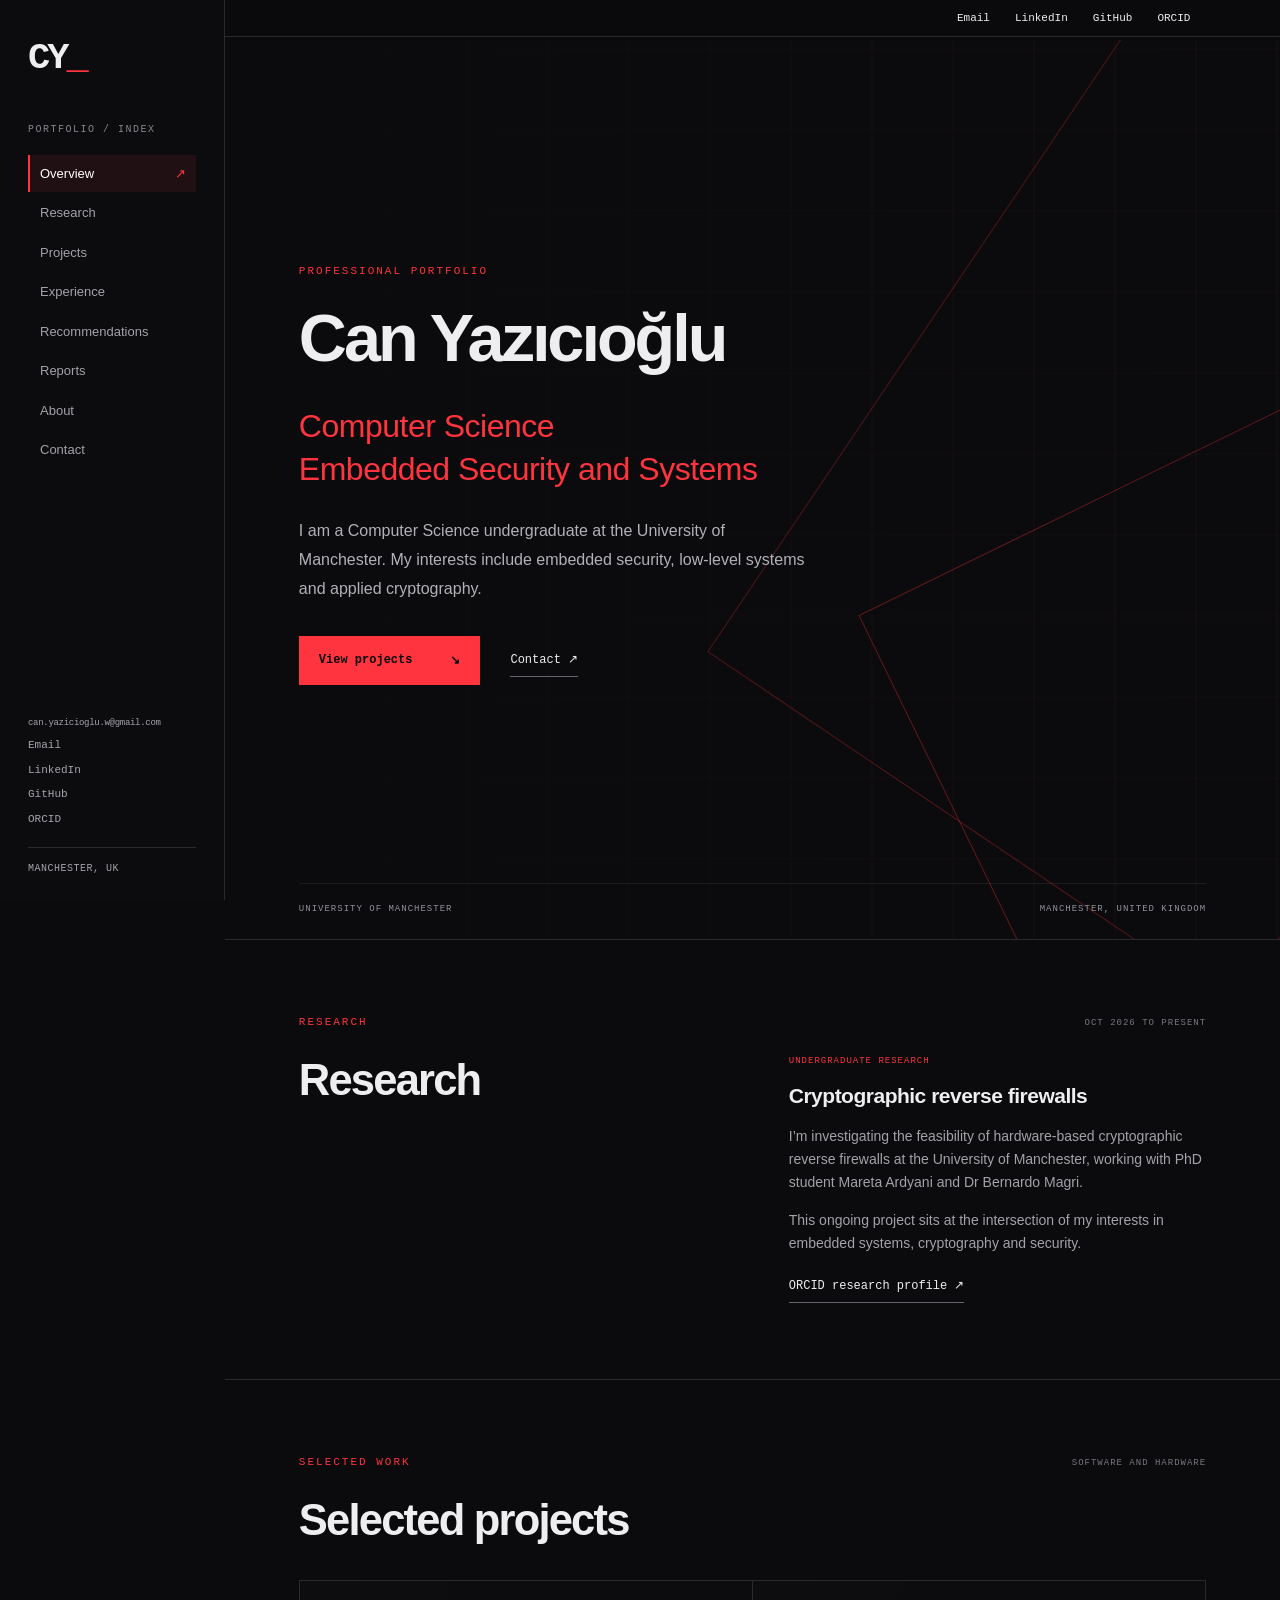
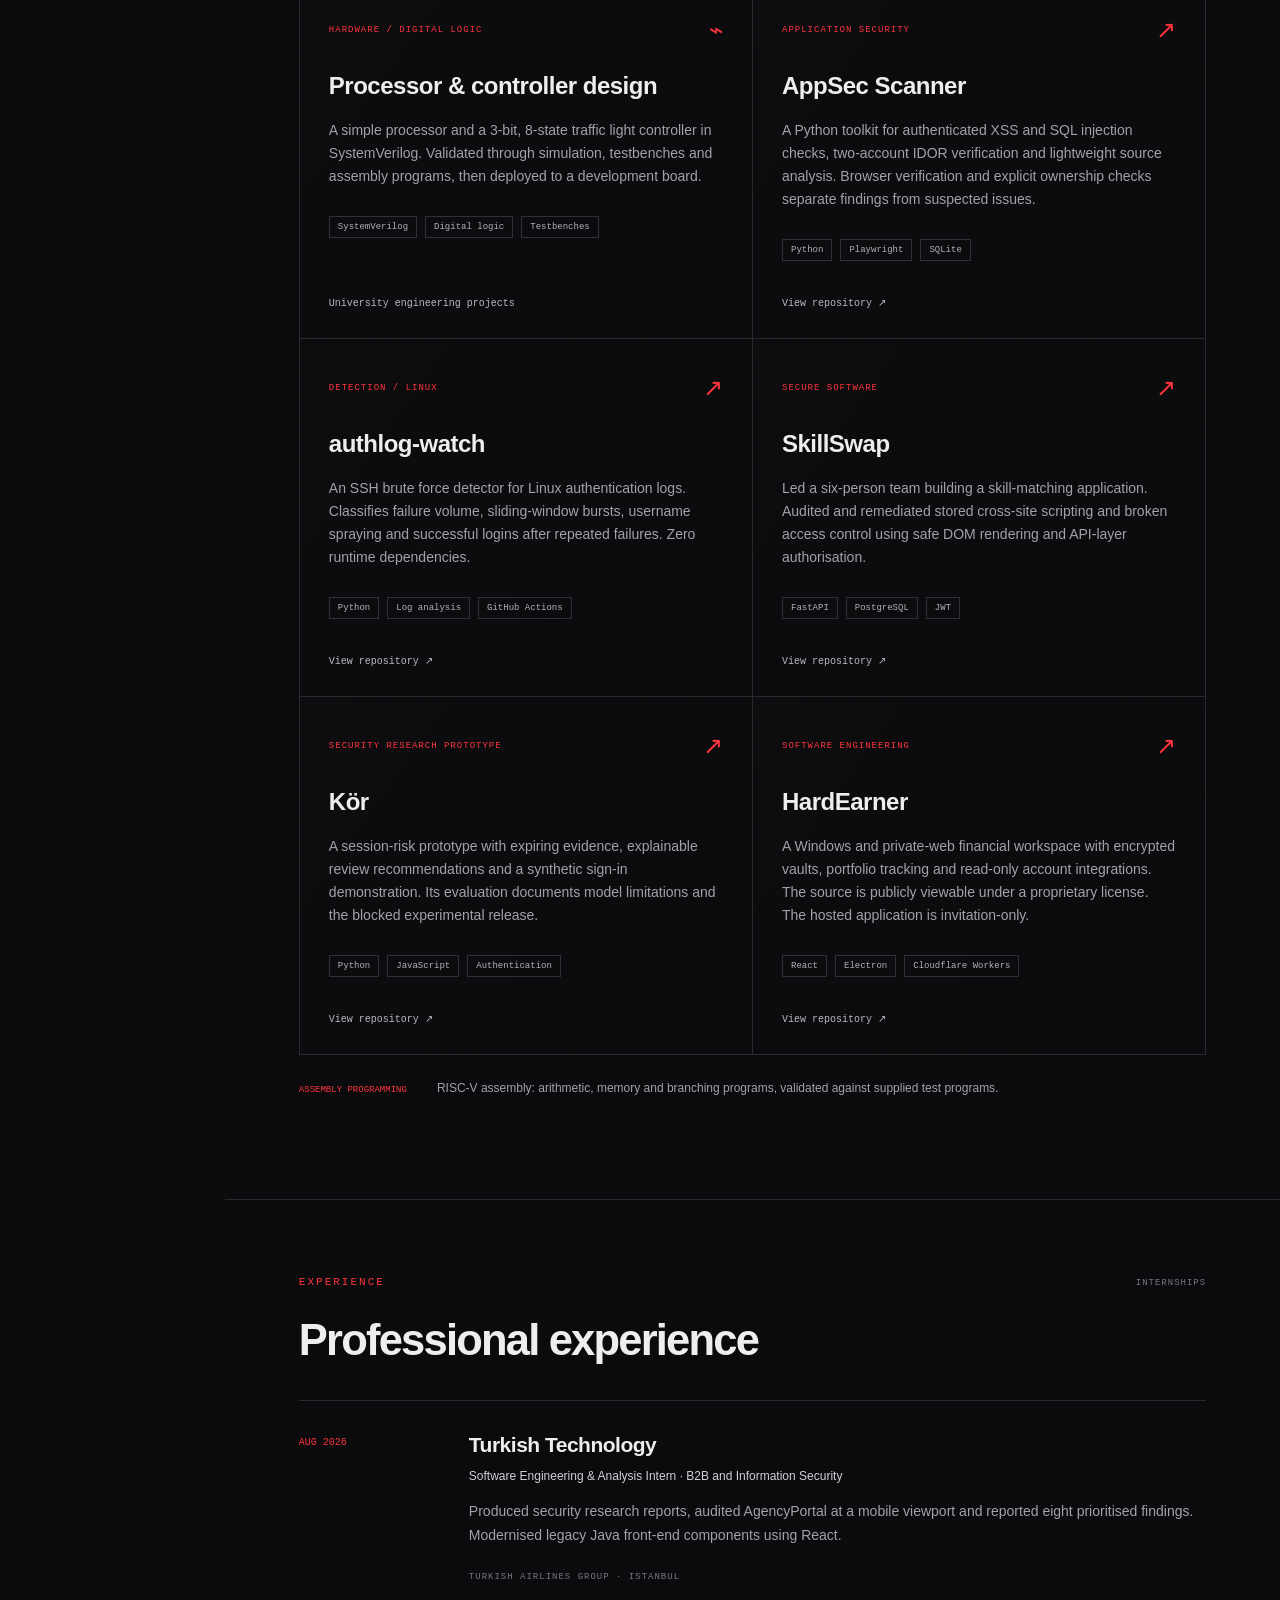
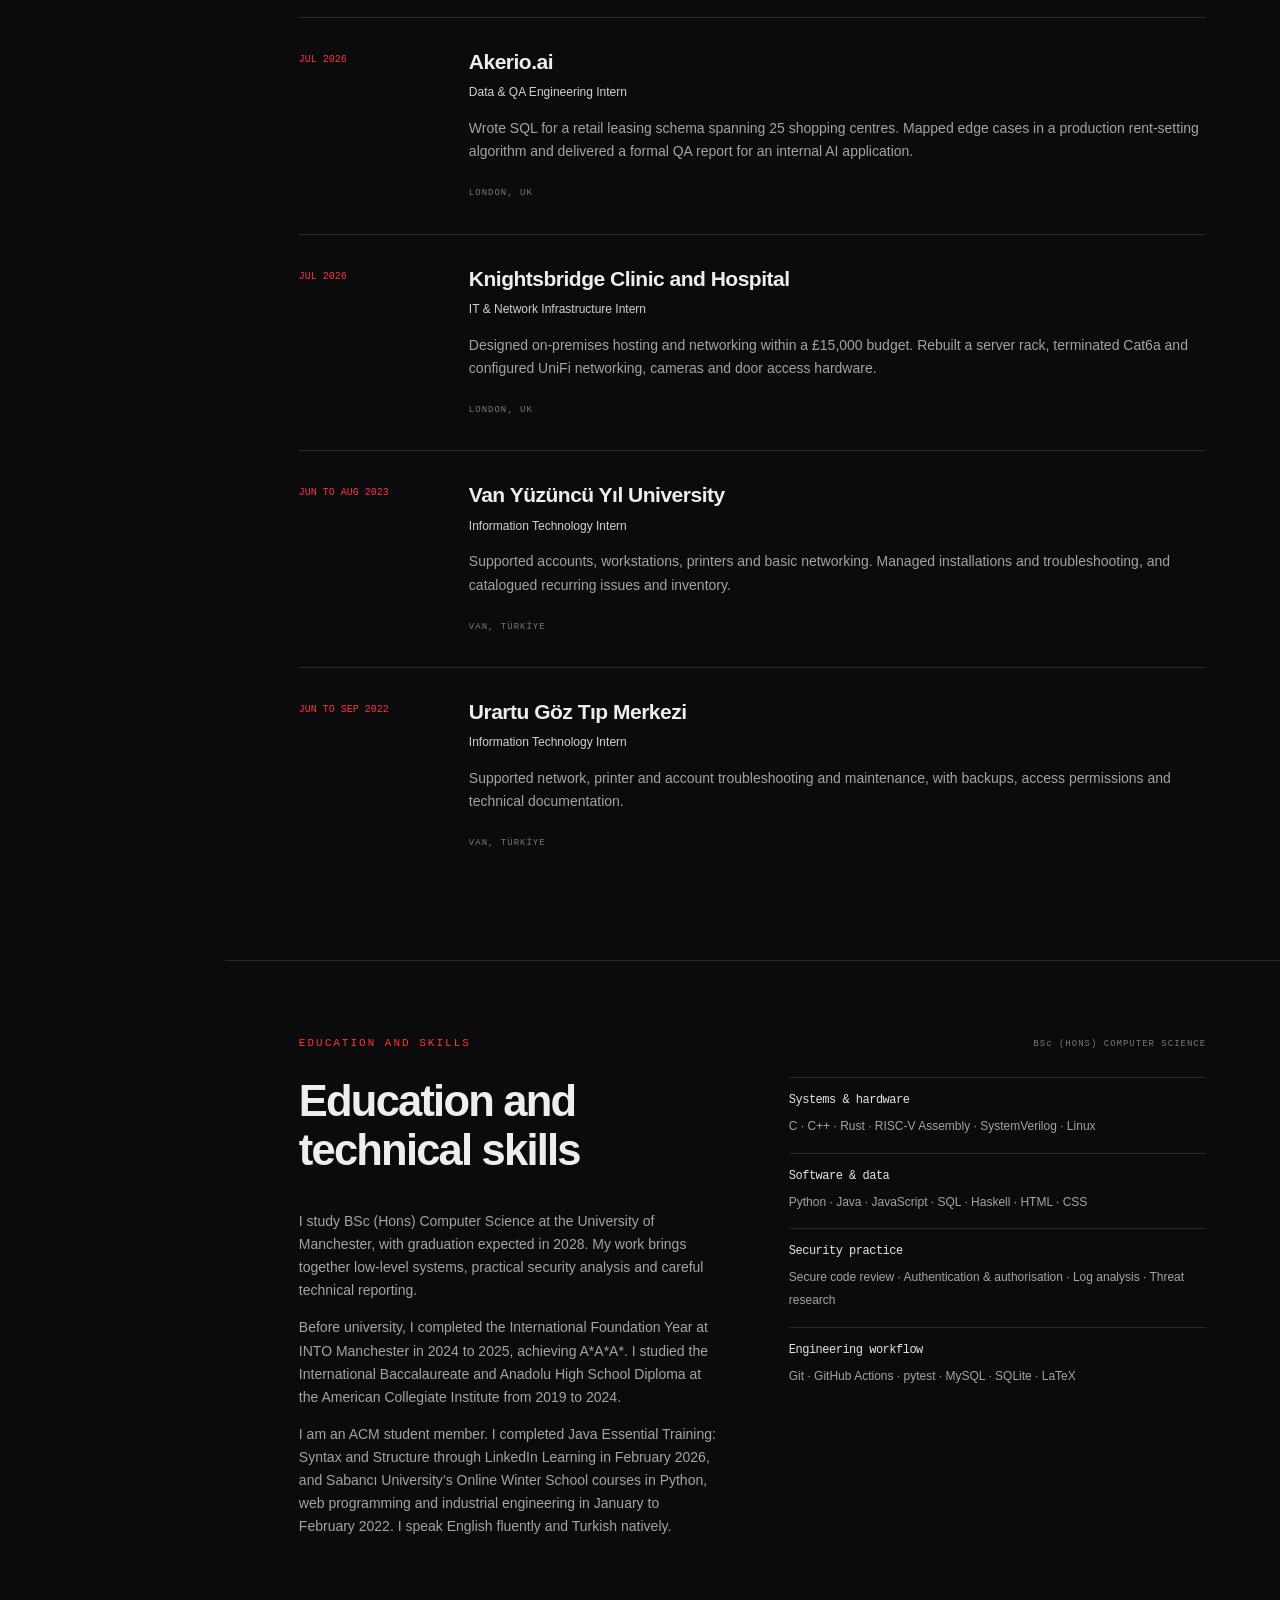
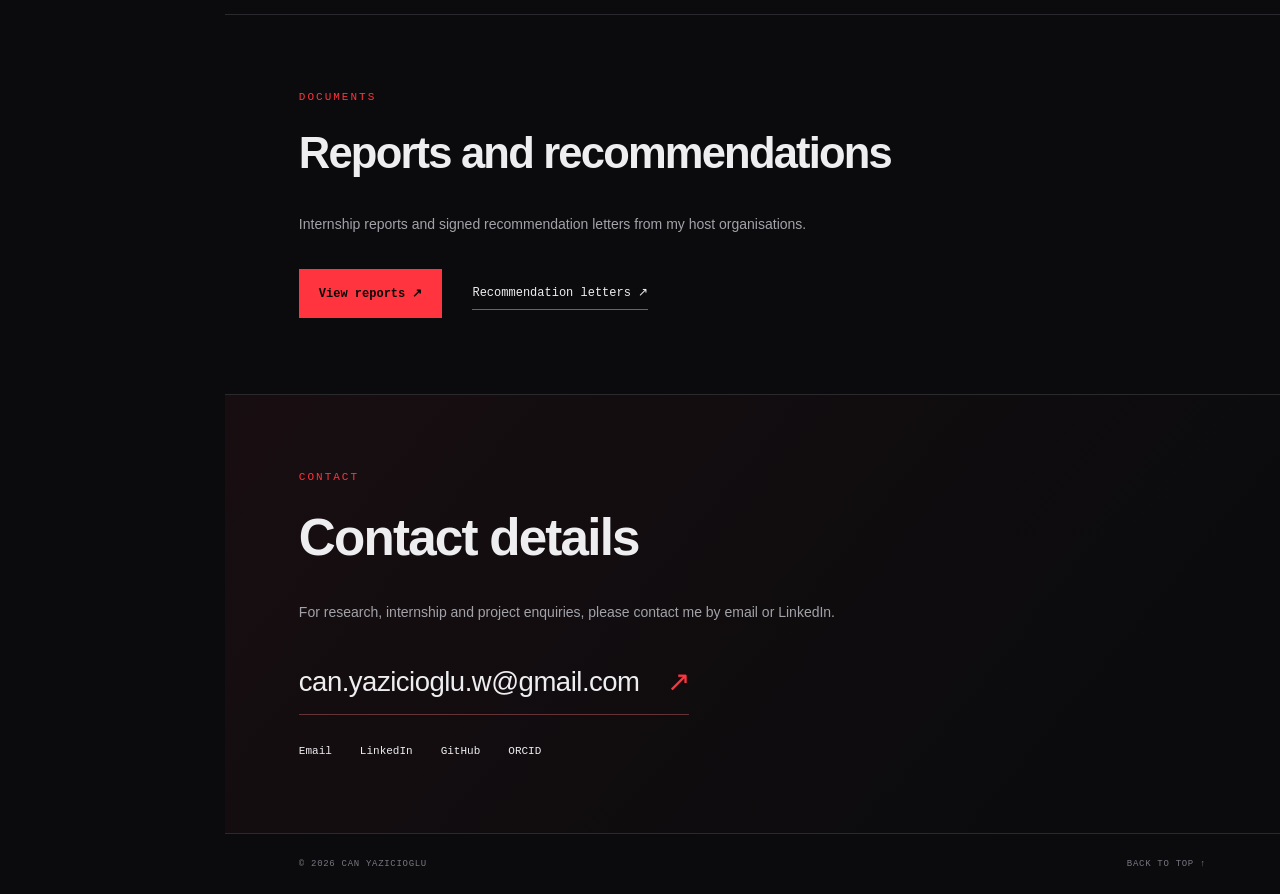
<file: site/index.html>
<!doctype html>
<html lang="en"><head><meta charset="utf-8"><meta name="viewport" content="width=device-width,initial-scale=1"><title>Can Yazıcıoğlu | Embedded Security and Systems</title><meta name="description" content="Can Yazıcıoğlu — Computer Science at the University of Manchester. Exploring embedded security, cryptographic reverse firewalls and secure systems."><meta name="theme-color" content="#0b0b0d"><link rel="canonical" href="https://canyazicioglu.com/"><link rel="stylesheet" href="style.css"><script src="script.js" defer></script></head>
<body><a class="skip" href="#main">Skip to content</a><aside class="sidebar"><a class="brand" href="#home" aria-label="Can Yazıcıoğlu home">CY<span>_</span></a><div class="nav-label">PORTFOLIO / INDEX</div><nav aria-label="Main navigation"><a href="#home" class="active">Overview <span>↗</span></a><a href="#research">Research <span>↗</span></a><a href="#projects">Projects <span>↗</span></a><a href="#experience">Experience <span>↗</span></a><a href="/recommendations.html">Recommendations <span>↗</span></a><a href="/reports.html">Reports <span>↗</span></a><a href="#about">About <span>↗</span></a><a href="#contact">Contact <span>↗</span></a></nav><div class="sidebar-bottom"><a class="sidebar-email" href="mailto:can.yazicioglu.w@gmail.com">can.yazicioglu.w@gmail.com</a><a href="mailto:can.yazicioglu.w@gmail.com" title="can.yazicioglu.w@gmail.com">Email</a><a href="https://www.linkedin.com/in/canyaziciogluln/">LinkedIn</a><a href="https://github.com/can-yazicioglu">GitHub</a><a href="https://orcid.org/0009-0002-5685-7479">ORCID</a><div class="location">MANCHESTER, UK</div></div></aside><div class="contact-bar" aria-label="Contact and profiles"><a href="mailto:can.yazicioglu.w@gmail.com" title="can.yazicioglu.w@gmail.com">Email</a><a href="https://www.linkedin.com/in/canyaziciogluln/">LinkedIn</a><a href="https://github.com/can-yazicioglu">GitHub</a><a href="https://orcid.org/0009-0002-5685-7479">ORCID</a></div>
<main id="main"><section class="hero" id="home"><div class="traces" aria-hidden="true"></div><header><span>CAN YAZICIOGLU</span><span class="header-right">UNIVERSITY OF MANCHESTER</span></header><div class="hero-content"><p class="eyebrow">PROFESSIONAL PORTFOLIO</p><h1>Can Yazıcıoğlu</h1><p class="professional-title">Computer Science<br>Embedded Security and Systems</p><p class="intro">I am a Computer Science undergraduate at the University of Manchester. My interests include embedded security, low-level systems and applied cryptography.</p><div class="actions"><a class="button" href="#projects">View projects <span>↘</span></a><a class="text-link" href="#contact">Contact ↗</a></div></div><div class="hero-foot"><span>UNIVERSITY OF MANCHESTER</span><span>MANCHESTER, UNITED KINGDOM</span></div></section>
<section id="research"><div class="section-heading"><p class="eyebrow">RESEARCH</p><span>OCT 2026 TO PRESENT</span></div><div class="research-layout"><h2>Research</h2><div><p class="tag">UNDERGRADUATE RESEARCH</p><h3>Cryptographic reverse firewalls</h3><p>I’m investigating the feasibility of hardware-based cryptographic reverse firewalls at the University of Manchester, working with PhD student Mareta Ardyani and Dr Bernardo Magri.</p><p>This ongoing project sits at the intersection of my interests in embedded systems, cryptography and security.</p><a class="text-link" href="https://orcid.org/0009-0002-5685-7479">ORCID research profile ↗</a></div></div></section>
<section id="projects"><div class="section-heading"><p class="eyebrow">SELECTED WORK</p><span>SOFTWARE AND HARDWARE</span></div><h2>Selected projects</h2><div class="projects"><article><div class="project-top"><span class="tag">HARDWARE / DIGITAL LOGIC</span><span class="symbol">⌁</span></div><h3>Processor & controller design</h3><p>A simple processor and a 3-bit, 8-state traffic light controller in SystemVerilog. Validated through simulation, testbenches and assembly programs, then deployed to a development board.</p><div class="chips"><span>SystemVerilog</span><span>Digital logic</span><span>Testbenches</span></div><p class="project-note">University engineering projects</p></article><article><div class="project-top"><span class="tag">APPLICATION SECURITY</span><span class="symbol">↗</span></div><h3><a href="https://github.com/can-yazicioglu/appsec-scanner">AppSec Scanner</a></h3><p>A Python toolkit for authenticated XSS and SQL injection checks, two-account IDOR verification and lightweight source analysis. Browser verification and explicit ownership checks separate findings from suspected issues.</p><div class="chips"><span>Python</span><span>Playwright</span><span>SQLite</span></div><a class="project-note" href="https://github.com/can-yazicioglu/appsec-scanner">View repository ↗</a></article><article><div class="project-top"><span class="tag">DETECTION / LINUX</span><span class="symbol">↗</span></div><h3><a href="https://github.com/can-yazicioglu/authlog-watch">authlog-watch</a></h3><p>An SSH brute force detector for Linux authentication logs. Classifies failure volume, sliding-window bursts, username spraying and successful logins after repeated failures. Zero runtime dependencies.</p><div class="chips"><span>Python</span><span>Log analysis</span><span>GitHub Actions</span></div><a class="project-note" href="https://github.com/can-yazicioglu/authlog-watch">View repository ↗</a></article><article><div class="project-top"><span class="tag">SECURE SOFTWARE</span><span class="symbol">↗</span></div><h3><a href="https://github.com/can-yazicioglu/SkillSwap">SkillSwap</a></h3><p>Led a six-person team building a skill-matching application. Audited and remediated stored cross-site scripting and broken access control using safe DOM rendering and API-layer authorisation.</p><div class="chips"><span>FastAPI</span><span>PostgreSQL</span><span>JWT</span></div><a class="project-note" href="https://github.com/can-yazicioglu/SkillSwap">View repository ↗</a></article><article><div class="project-top"><span class="tag">SECURITY RESEARCH PROTOTYPE</span><span class="symbol">↗</span></div><h3><a href="https://github.com/can-yazicioglu/Kor">Kör</a></h3><p>A session-risk prototype with expiring evidence, explainable review recommendations and a synthetic sign-in demonstration. Its evaluation documents model limitations and the blocked experimental release.</p><div class="chips"><span>Python</span><span>JavaScript</span><span>Authentication</span></div><a class="project-note" href="https://github.com/can-yazicioglu/Kor">View repository ↗</a></article><article><div class="project-top"><span class="tag">SOFTWARE ENGINEERING</span><span class="symbol">↗</span></div><h3><a href="https://github.com/can-yazicioglu/HardEarner">HardEarner</a></h3><p>A Windows and private-web financial workspace with encrypted vaults, portfolio tracking and read-only account integrations. The source is publicly viewable under a proprietary license. The hosted application is invitation-only.</p><div class="chips"><span>React</span><span>Electron</span><span>Cloudflare Workers</span></div><a class="project-note" href="https://github.com/can-yazicioglu/HardEarner">View repository ↗</a></article></div><div class="lab-note"><span>ASSEMBLY PROGRAMMING</span><p>RISC-V assembly: arithmetic, memory and branching programs, validated against supplied test programs.</p></div></section>
<section id="experience"><div class="section-heading"><p class="eyebrow">EXPERIENCE</p><span>INTERNSHIPS</span></div><h2>Professional experience</h2><div class="timeline"><article><time>AUG 2026</time><div><h3>Turkish Technology</h3><p class="role">Software Engineering & Analysis Intern · B2B and Information Security</p><p>Produced security research reports, audited AgencyPortal at a mobile viewport and reported eight prioritised findings. Modernised legacy Java front-end components using React.</p><span class="small">TURKISH AIRLINES GROUP · ISTANBUL</span></div></article><article><time>JUL 2026</time><div><h3>Akerio.ai</h3><p class="role">Data & QA Engineering Intern</p><p>Wrote SQL for a retail leasing schema spanning 25 shopping centres. Mapped edge cases in a production rent-setting algorithm and delivered a formal QA report for an internal AI application.</p><span class="small">LONDON, UK</span></div></article><article><time>JUL 2026</time><div><h3>Knightsbridge Clinic and Hospital</h3><p class="role">IT & Network Infrastructure Intern</p><p>Designed on-premises hosting and networking within a £15,000 budget. Rebuilt a server rack, terminated Cat6a and configured UniFi networking, cameras and door access hardware.</p><span class="small">LONDON, UK</span></div></article><article><time>JUN TO AUG 2023</time><div><h3>Van Yüzüncü Yıl University</h3><p class="role">Information Technology Intern</p><p>Supported accounts, workstations, printers and basic networking. Managed installations and troubleshooting, and catalogued recurring issues and inventory.</p><span class="small">VAN, TÜRKİYE</span></div></article><article><time>JUN TO SEP 2022</time><div><h3>Urartu Göz Tıp Merkezi</h3><p class="role">Information Technology Intern</p><p>Supported network, printer and account troubleshooting and maintenance, with backups, access permissions and technical documentation.</p><span class="small">VAN, TÜRKİYE</span></div></article></div></section>
<section id="about"><div class="section-heading"><p class="eyebrow">EDUCATION AND SKILLS</p><span>BSc (HONS) COMPUTER SCIENCE</span></div><div class="research-layout"><div><h2>Education and<br>technical skills</h2><p>I study BSc (Hons) Computer Science at the University of Manchester, with graduation expected in 2028. My work brings together low-level systems, practical security analysis and careful technical reporting.</p><p>Before university, I completed the International Foundation Year at INTO Manchester in 2024 to 2025, achieving A*A*A*. I studied the International Baccalaureate and Anadolu High School Diploma at the American Collegiate Institute from 2019 to 2024.</p><p>I am an ACM student member. I completed Java Essential Training: Syntax and Structure through LinkedIn Learning in February 2026, and Sabancı University’s Online Winter School courses in Python, web programming and industrial engineering in January to February 2022. I speak English fluently and Turkish natively.</p></div><div class="toolkit"><div><h3>Systems & hardware</h3><p>C · C++ · Rust · RISC-V Assembly · SystemVerilog · Linux</p></div><div><h3>Software & data</h3><p>Python · Java · JavaScript · SQL · Haskell · HTML · CSS</p></div><div><h3>Security practice</h3><p>Secure code review · Authentication & authorisation · Log analysis · Threat research</p></div><div><h3>Engineering workflow</h3><p>Git · GitHub Actions · pytest · MySQL · SQLite · LaTeX</p></div></div></div></section>
<section id="documents"><p class="eyebrow">DOCUMENTS</p><h2>Reports and recommendations</h2><p>Internship reports and signed recommendation letters from my host organisations.</p><div class="actions"><a class="button" href="/reports.html">View reports ↗</a><a class="text-link" href="/recommendations.html">Recommendation letters ↗</a></div></section><section id="contact"><p class="eyebrow">CONTACT</p><h2>Contact details</h2><p>For research, internship and project enquiries, please contact me by email or LinkedIn.</p><a class="email" href="mailto:can.yazicioglu.w@gmail.com">can.yazicioglu.w@gmail.com <span>↗</span></a><div class="contact-links"><a href="mailto:can.yazicioglu.w@gmail.com" title="can.yazicioglu.w@gmail.com">Email</a><a href="https://www.linkedin.com/in/canyaziciogluln/">LinkedIn</a><a href="https://github.com/can-yazicioglu">GitHub</a><a href="https://orcid.org/0009-0002-5685-7479">ORCID</a></div></section><footer><span>© <span id="year">2026</span> CAN YAZICIOGLU</span><a href="#home">BACK TO TOP ↑</a></footer></main></body></html>
</file>
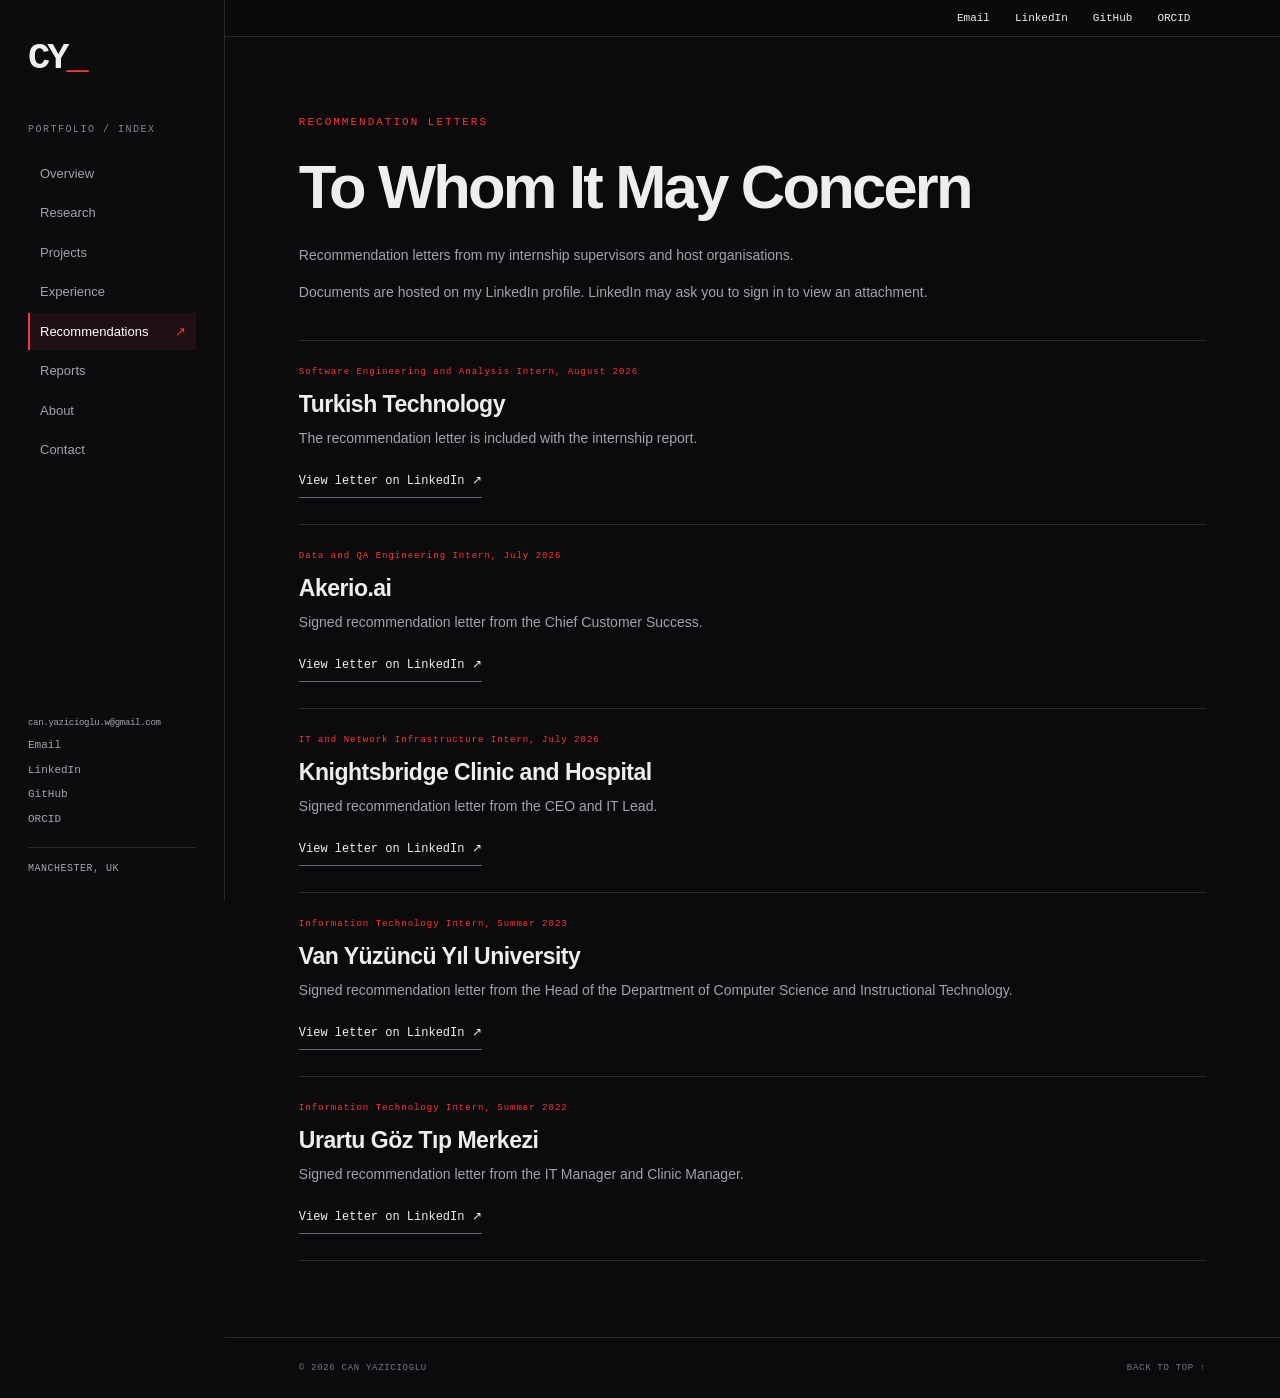
<file: site/recommendations.html>
<!doctype html>
<html lang="en"><head><meta charset="utf-8"><meta name="viewport" content="width=device-width,initial-scale=1"><title>To Whom It May Concern | Can Yazıcıoğlu</title><meta name="description" content="Can Yazıcıoğlu — Computer Science at the University of Manchester. Exploring embedded security, cryptographic reverse firewalls and secure systems."><meta name="theme-color" content="#0b0b0d"><link rel="canonical" href="https://canyazicioglu.com/recommendations.html"><link rel="stylesheet" href="style.css"><script src="script.js" defer></script></head>
<body><a class="skip" href="#main">Skip to content</a><aside class="sidebar"><a class="brand" href="/#home" aria-label="Can Yazıcıoğlu home">CY<span>_</span></a><div class="nav-label">PORTFOLIO / INDEX</div><nav aria-label="Main navigation"><a href="/#home" >Overview <span>↗</span></a><a href="/#research">Research <span>↗</span></a><a href="/#projects">Projects <span>↗</span></a><a href="/#experience">Experience <span>↗</span></a><a class="active" aria-current="page" href="/recommendations.html">Recommendations <span>↗</span></a><a href="/reports.html">Reports <span>↗</span></a><a href="/#about">About <span>↗</span></a><a href="/#contact">Contact <span>↗</span></a></nav><div class="sidebar-bottom"><a class="sidebar-email" href="mailto:can.yazicioglu.w@gmail.com">can.yazicioglu.w@gmail.com</a><a href="mailto:can.yazicioglu.w@gmail.com" title="can.yazicioglu.w@gmail.com">Email</a><a href="https://www.linkedin.com/in/canyaziciogluln/">LinkedIn</a><a href="https://github.com/can-yazicioglu">GitHub</a><a href="https://orcid.org/0009-0002-5685-7479">ORCID</a><div class="location">MANCHESTER, UK</div></div></aside><div class="contact-bar" aria-label="Contact and profiles"><a href="mailto:can.yazicioglu.w@gmail.com" title="can.yazicioglu.w@gmail.com">Email</a><a href="https://www.linkedin.com/in/canyaziciogluln/">LinkedIn</a><a href="https://github.com/can-yazicioglu">GitHub</a><a href="https://orcid.org/0009-0002-5685-7479">ORCID</a></div>
<main id="main"><section class="page-section"><p class="eyebrow">RECOMMENDATION LETTERS</p><h1 class="page-title">To Whom It May Concern</h1><p class="document-intro">Recommendation letters from my internship supervisors and host organisations.</p><p class="document-intro">Documents are hosted on my LinkedIn profile. LinkedIn may ask you to sign in to view an attachment.</p><div class="document-list"><article class="document-row"><p class="tag">Software Engineering and Analysis Intern, August 2026</p><h2>Turkish Technology</h2><p>The recommendation letter is included with the internship report.</p><div class="document-links"><a class="text-link" href="https://www.linkedin.com/in/canyaziciogluln/overlay/Position/2997681952/treasury/?profileId=ACoAAGMi2FgBCQCfMIuw6xW0nV3mj4qx1L047aI">View letter on LinkedIn ↗</a></div></article><article class="document-row"><p class="tag">Data and QA Engineering Intern, July 2026</p><h2>Akerio.ai</h2><p>Signed recommendation letter from the Chief Customer Success.</p><div class="document-links"><a class="text-link" href="https://www.linkedin.com/in/canyaziciogluln/overlay/1787744759761/single-media-viewer/?profileId=ACoAAGMi2FgBCQCfMIuw6xW0nV3mj4qx1L047aI">View letter on LinkedIn ↗</a></div></article><article class="document-row"><p class="tag">IT and Network Infrastructure Intern, July 2026</p><h2>Knightsbridge Clinic and Hospital</h2><p>Signed recommendation letter from the CEO and IT Lead.</p><div class="document-links"><a class="text-link" href="https://www.linkedin.com/in/canyaziciogluln/overlay/1787589689198/single-media-viewer/?profileId=ACoAAGMi2FgBCQCfMIuw6xW0nV3mj4qx1L047aI">View letter on LinkedIn ↗</a></div></article><article class="document-row"><p class="tag">Information Technology Intern, Summer 2023</p><h2>Van Yüzüncü Yıl University</h2><p>Signed recommendation letter from the Head of the Department of Computer Science and Instructional Technology.</p><div class="document-links"><a class="text-link" href="https://www.linkedin.com/in/canyaziciogluln/overlay/1787590093156/single-media-viewer/?profileId=ACoAAGMi2FgBCQCfMIuw6xW0nV3mj4qx1L047aI">View letter on LinkedIn ↗</a></div></article><article class="document-row"><p class="tag">Information Technology Intern, Summer 2022</p><h2>Urartu Göz Tıp Merkezi</h2><p>Signed recommendation letter from the IT Manager and Clinic Manager.</p><div class="document-links"><a class="text-link" href="https://www.linkedin.com/in/canyaziciogluln/overlay/1787590233485/single-media-viewer/?profileId=ACoAAGMi2FgBCQCfMIuw6xW0nV3mj4qx1L047aI">View letter on LinkedIn ↗</a></div></article></div></section><footer><span>© <span id="year">2026</span> CAN YAZICIOGLU</span><a href="/#home">BACK TO TOP ↑</a></footer></main></body></html>
</file>
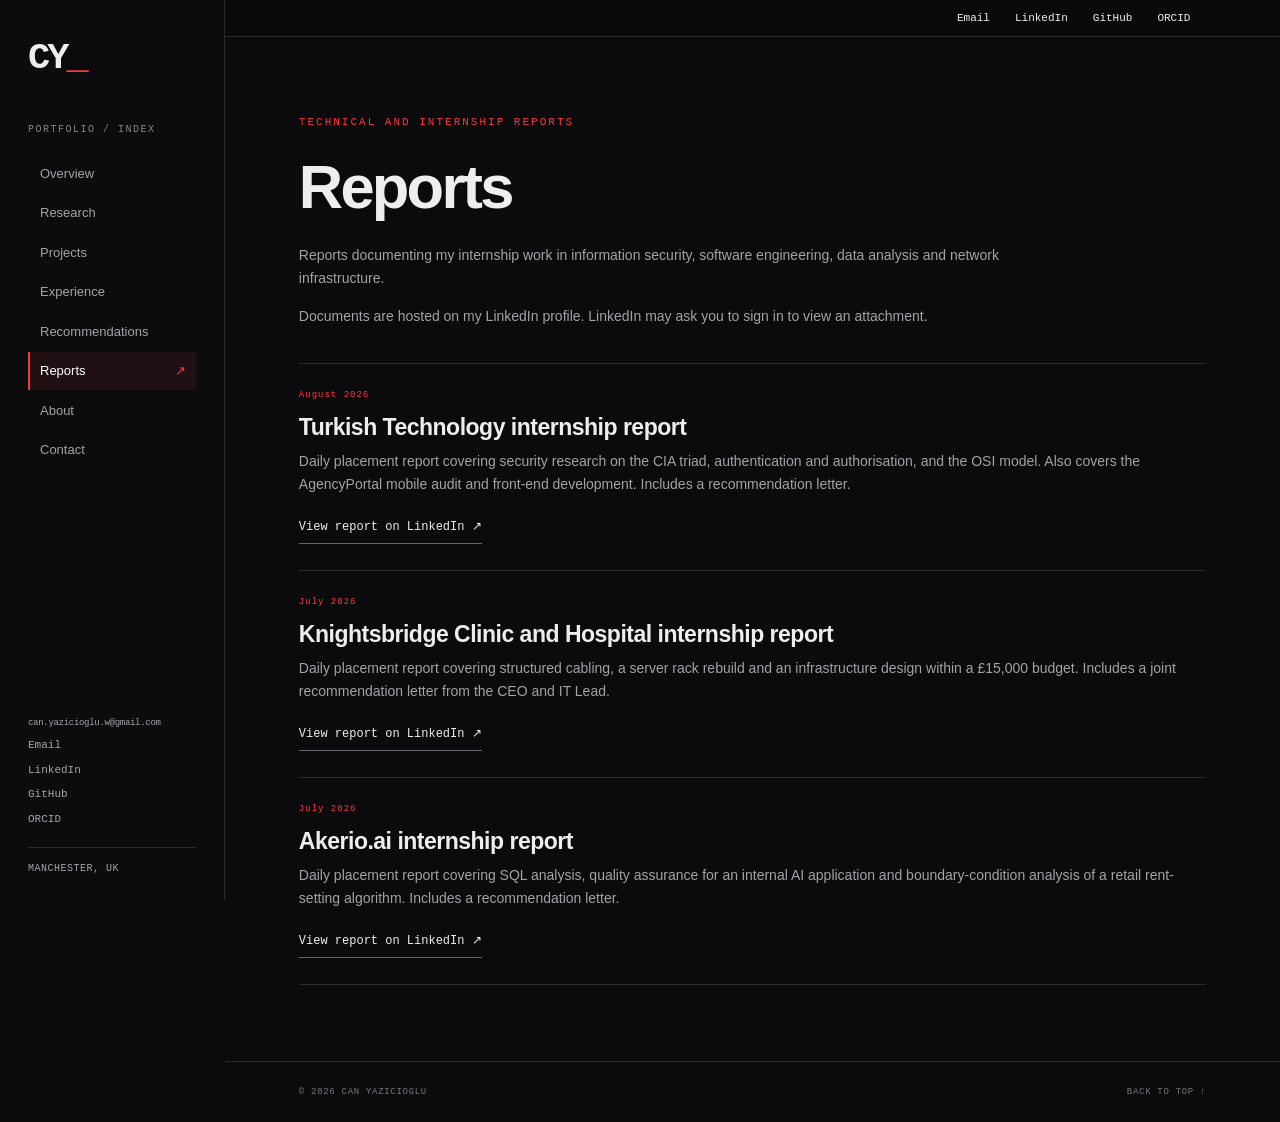
<file: site/reports.html>
<!doctype html>
<html lang="en"><head><meta charset="utf-8"><meta name="viewport" content="width=device-width,initial-scale=1"><title>Reports | Can Yazıcıoğlu</title><meta name="description" content="Can Yazıcıoğlu — Computer Science at the University of Manchester. Exploring embedded security, cryptographic reverse firewalls and secure systems."><meta name="theme-color" content="#0b0b0d"><link rel="canonical" href="https://canyazicioglu.com/reports.html"><link rel="stylesheet" href="style.css"><script src="script.js" defer></script></head>
<body><a class="skip" href="#main">Skip to content</a><aside class="sidebar"><a class="brand" href="/#home" aria-label="Can Yazıcıoğlu home">CY<span>_</span></a><div class="nav-label">PORTFOLIO / INDEX</div><nav aria-label="Main navigation"><a href="/#home" >Overview <span>↗</span></a><a href="/#research">Research <span>↗</span></a><a href="/#projects">Projects <span>↗</span></a><a href="/#experience">Experience <span>↗</span></a><a href="/recommendations.html">Recommendations <span>↗</span></a><a class="active" aria-current="page" href="/reports.html">Reports <span>↗</span></a><a href="/#about">About <span>↗</span></a><a href="/#contact">Contact <span>↗</span></a></nav><div class="sidebar-bottom"><a class="sidebar-email" href="mailto:can.yazicioglu.w@gmail.com">can.yazicioglu.w@gmail.com</a><a href="mailto:can.yazicioglu.w@gmail.com" title="can.yazicioglu.w@gmail.com">Email</a><a href="https://www.linkedin.com/in/canyaziciogluln/">LinkedIn</a><a href="https://github.com/can-yazicioglu">GitHub</a><a href="https://orcid.org/0009-0002-5685-7479">ORCID</a><div class="location">MANCHESTER, UK</div></div></aside><div class="contact-bar" aria-label="Contact and profiles"><a href="mailto:can.yazicioglu.w@gmail.com" title="can.yazicioglu.w@gmail.com">Email</a><a href="https://www.linkedin.com/in/canyaziciogluln/">LinkedIn</a><a href="https://github.com/can-yazicioglu">GitHub</a><a href="https://orcid.org/0009-0002-5685-7479">ORCID</a></div>
<main id="main"><section class="page-section"><p class="eyebrow">TECHNICAL AND INTERNSHIP REPORTS</p><h1 class="page-title">Reports</h1><p class="document-intro">Reports documenting my internship work in information security, software engineering, data analysis and network infrastructure.</p><p class="document-intro">Documents are hosted on my LinkedIn profile. LinkedIn may ask you to sign in to view an attachment.</p><div class="document-list"><article class="document-row"><p class="tag">August 2026</p><h2>Turkish Technology internship report</h2><p>Daily placement report covering security research on the CIA triad, authentication and authorisation, and the OSI model. Also covers the AgencyPortal mobile audit and front-end development. Includes a recommendation letter.</p><div class="document-links"><a class="text-link" href="https://www.linkedin.com/in/canyaziciogluln/overlay/Position/2997681952/treasury/?profileId=ACoAAGMi2FgBCQCfMIuw6xW0nV3mj4qx1L047aI">View report on LinkedIn ↗</a></div></article><article class="document-row"><p class="tag">July 2026</p><h2>Knightsbridge Clinic and Hospital internship report</h2><p>Daily placement report covering structured cabling, a server rack rebuild and an infrastructure design within a £15,000 budget. Includes a joint recommendation letter from the CEO and IT Lead.</p><div class="document-links"><a class="text-link" href="https://www.linkedin.com/in/canyaziciogluln/overlay/Position/2997686303/treasury/?profileId=ACoAAGMi2FgBCQCfMIuw6xW0nV3mj4qx1L047aI">View report on LinkedIn ↗</a></div></article><article class="document-row"><p class="tag">July 2026</p><h2>Akerio.ai internship report</h2><p>Daily placement report covering SQL analysis, quality assurance for an internal AI application and boundary-condition analysis of a retail rent-setting algorithm. Includes a recommendation letter.</p><div class="document-links"><a class="text-link" href="https://www.linkedin.com/in/canyaziciogluln/overlay/Position/2997690317/treasury/?profileId=ACoAAGMi2FgBCQCfMIuw6xW0nV3mj4qx1L047aI">View report on LinkedIn ↗</a></div></article></div></section><footer><span>© <span id="year">2026</span> CAN YAZICIOGLU</span><a href="/#home">BACK TO TOP ↑</a></footer></main></body></html>
</file>
<file: site/style.css>
:root{--bg:#0b0b0d;--panel:#101012;--red:#ff343e;--text:#eeeef0;--muted:#a2a2a9;--line:#29292e;--mono:ui-monospace,SFMono-Regular,Consolas,'Liberation Mono',monospace}*{box-sizing:border-box}html{scroll-behavior:smooth;scroll-padding-top:28px}body{margin:0;background:var(--bg);color:var(--text);font-family:Arial,Helvetica,sans-serif;line-height:1.65}a{color:inherit;text-decoration:none}a:focus-visible{outline:2px solid var(--red);outline-offset:6px}::selection{background:var(--red);color:#fff}.skip{position:fixed;top:-100px;z-index:30;background:var(--red);padding:12px}.skip:focus{top:0}.sidebar{position:fixed;inset:0 auto 0 0;width:225px;border-right:1px solid var(--line);padding:40px 28px 26px;display:flex;flex-direction:column;background:#0c0c0e;z-index:10}.brand{font-family:var(--mono);font-size:37px;font-weight:800;letter-spacing:-3px}.brand span{color:var(--red)}.nav-label{font:10px var(--mono);letter-spacing:1.5px;color:#85858d;margin:68px 0 20px}nav{display:grid;gap:7px}nav a{display:flex;justify-content:space-between;font-size:13px;color:var(--muted);padding:10px 12px;border-left:2px solid transparent}nav a span{opacity:0}nav a:hover,nav a.active{background:#211013;border-left-color:var(--red);color:#fff}nav a.active span,nav a:hover span{opacity:1;color:var(--red)}.sidebar-bottom{margin-top:auto;display:grid;gap:5px;font:11px/1.8 var(--mono);color:#a4a4ac}.sidebar-bottom a:hover{color:var(--red)}.location{border-top:1px solid var(--line);margin-top:23px;padding-top:22px;font-size:10px;letter-spacing:.5px}.location i{display:inline-block;width:5px;height:5px;background:var(--red);margin-right:7px}.location span{color:#66666e;font-size:9px;margin-left:12px}main{margin-left:225px}section{padding:76px 7%;border-bottom:1px solid var(--line);scroll-margin-top:0}.hero{position:relative;min-height:760px;height:100svh;max-height:1100px;overflow:hidden;padding-top:27px;padding-bottom:25px;display:flex;flex-direction:column}.hero header,.hero-foot{display:flex;justify-content:space-between;font:10px var(--mono);letter-spacing:1px;color:#92929b;position:relative;z-index:1}.hero header{padding-bottom:23px;border-bottom:1px solid #ffffff12}.hero-content{position:relative;z-index:1;margin:auto 0;padding:50px 0}.eyebrow{font:11px var(--mono);letter-spacing:2px;color:var(--red);margin:0 0 26px}.dash{display:inline-block;vertical-align:middle;width:27px;height:1px;background:var(--red);margin-right:10px}h1{font-size:clamp(60px,6.6vw,110px);letter-spacing:-.065em;line-height:.99;font-weight:700;margin:0 0 30px}h1 em{font-style:normal;color:var(--red)}.intro{font-size:16px;max-width:510px;color:#b1b1b8;line-height:1.8}.actions{display:flex;align-items:center;gap:30px;margin-top:32px}.button{background:var(--red);color:#080808;font:12px var(--mono);padding:17px 20px;font-weight:700;display:inline-flex;gap:38px}.button:hover{background:#ff636b}.text-link{font:12px var(--mono);display:inline-block;padding:9px 0;border-bottom:1px solid #65656d}.text-link:hover{color:var(--red);border-color:var(--red)}.traces{position:absolute;inset:0;pointer-events:none;background:linear-gradient(90deg,#0b0b0d 10%,transparent 95%),repeating-linear-gradient(90deg,transparent 0,transparent 79px,#ff343e12 80px,transparent 81px),repeating-linear-gradient(0deg,transparent 0,transparent 79px,#ff343e08 80px,transparent 81px)}.traces:before,.traces:after{content:'';position:absolute;width:60%;height:110%;right:-27%;top:-13%;border:1px solid #ff343e44;transform:rotate(34deg);box-shadow:20px 0 0 #ff343e0c,40px 0 0 #ff343e18,60px 0 0 #ff343e0c,80px 0 0 #ff343e12,100px 0 0 #ff343e09}.traces:after{right:-34%;top:38%;height:80%;transform:rotate(64deg);border-color:#ff343e55}.hero-foot{padding-top:20px;border-top:1px solid #ffffff12;font-size:9px}.section-heading{display:flex;justify-content:space-between;gap:20px;align-items:baseline;margin-bottom:28px}.section-heading .eyebrow{margin:0}.section-heading>span{font:9px var(--mono);color:#777781;letter-spacing:1px}h2{font-size:clamp(32px,3.4vw,52px);line-height:1.13;letter-spacing:-1.8px;margin:0 0 35px}h2>span:not(.red){color:#92929b}h3{font-size:21px;line-height:1.3;letter-spacing:-.5px;margin:16px 0}p{color:var(--muted);font-size:14px}p:last-child{margin-bottom:0}.red{color:var(--red)}.research-layout{display:grid;grid-template-columns:1fr 1fr;gap:8%}.tag{font:9px var(--mono);letter-spacing:1px;color:var(--red);margin:0}.projects{display:grid;grid-template-columns:1fr 1fr;border-top:1px solid var(--line);border-left:1px solid var(--line)}.projects article{padding:29px;border-bottom:1px solid var(--line);border-right:1px solid var(--line);display:flex;flex-direction:column;background:linear-gradient(125deg,#ffffff02,transparent)}.projects article:hover{background:#151114}.project-top{display:flex;align-items:center;justify-content:space-between}.symbol{color:var(--red);font-size:24px}.projects h3{font-size:24px;margin:20px 0 4px}.projects h3 a:hover{color:var(--red)}.chips{display:flex;flex-wrap:wrap;gap:8px;margin:14px 0 26px}.chips span{font:9px var(--mono);border:1px solid #303036;padding:5px 8px;color:#b1b1b9}.project-note{font:10px var(--mono);color:#b9b9c1;margin-top:auto;padding-top:10px}.lab-note{display:flex;gap:30px;padding:24px 0}.lab-note span{font:9px var(--mono);color:var(--red);white-space:nowrap;padding-top:6px}.lab-note p{margin:0;font-size:12px}.timeline article{display:grid;grid-template-columns:140px 1fr;border-top:1px solid var(--line);padding:30px 0;gap:30px}.timeline time{font:10px var(--mono);color:var(--red);padding-top:6px}.timeline h3{margin:0}.role{color:#d0d0d5;font-size:12px;margin:8px 0}.small{font:9px var(--mono);color:#777781;letter-spacing:1px}.toolkit>div{border-top:1px solid var(--line);padding:15px 0}.toolkit h3{font:12px var(--mono);margin:0;color:#e3e3e9}.toolkit p{font-size:12px;line-height:1.9;margin:8px 0 0}#contact{background:linear-gradient(130deg,#180e11,transparent 80%)}#contact h2{font-size:clamp(32px,4vw,62px)}.email{font-size:clamp(15px,2.15vw,30px);border-bottom:1px solid #653237;display:inline-block;margin:20px 0 30px;padding-bottom:10px;letter-spacing:-.5px}.email span{color:var(--red);margin-left:20px}.contact-links{display:flex;gap:28px;font:11px var(--mono)}.contact-links a:hover{color:var(--red)}footer{padding:25px 7%;display:flex;justify-content:space-between;font:9px var(--mono);color:#777781;letter-spacing:.7px}@media(min-width:1600px){section{padding-left:10%;padding-right:10%}}@media(max-width:1000px){.sidebar{width:185px;padding:30px 20px}main{margin-left:185px}section{padding:60px 6%}.header-right{display:none}h1{font-size:76px}.research-layout{gap:30px}.projects article{padding:22px}.timeline article{grid-template-columns:100px 1fr}.section-heading>span{display:none}}@media(max-width:700px){html{scroll-padding-top:105px}.sidebar{position:sticky;top:0;width:100%;height:auto;padding:12px 18px;border-right:0;border-bottom:1px solid var(--line)}.brand{font-size:25px;width:max-content;line-height:1.2}.nav-label,.sidebar-bottom{display:none}nav{display:flex;gap:16px;overflow-x:auto;margin-top:10px}nav a{font:10px var(--mono);padding:6px 0;white-space:nowrap;border-left:0;border-bottom:1px solid transparent}nav a.active,nav a:hover{border-left:0;background:none;border-bottom-color:var(--red)}nav a span{display:none}main{margin:0}section{padding:48px 22px}.hero{min-height:650px;height:calc(100svh - 90px);padding-top:20px}h1{font-size:clamp(54px,12vw,80px)}.hero-content{padding:35px 0}.intro{font-size:14px}.hero header{font-size:8px}.hero-foot{font-size:7px;letter-spacing:0}.actions{gap:22px}.button{font-size:10px;gap:20px}.text-link{font-size:10px}.research-layout,.projects{grid-template-columns:1fr}.projects article{padding:25px}.timeline article{grid-template-columns:1fr;gap:12px}.lab-note{display:block}.lab-note p{margin-top:12px}.email{font-size:16px}.email span{margin-left:4px}h2{font-size:35px}.section-heading{margin-bottom:22px}.eyebrow{font-size:10px}.contact-links{gap:24px}footer{padding:22px;font-size:7px}.traces:before{right:-40%}}@media(prefers-reduced-motion:reduce){html{scroll-behavior:auto}}
@media(max-width:700px){nav{gap:0;justify-content:space-between;overflow:visible}nav a{font-size:9px}.hero{min-height:650px}}

/* Professional typography and persistent contact access. */
h1{font-size:clamp(48px,5.2vw,84px);letter-spacing:-.045em;line-height:1.08}.professional-title{font-size:clamp(22px,2.5vw,36px);line-height:1.35;color:var(--red);margin:20px 0 26px;letter-spacing:-.5px}.hero{min-height:680px}.hero-content{padding:40px 0}.nav-label{margin-top:35px}.sidebar{padding-top:28px;padding-bottom:22px;overflow-y:auto}nav{gap:2px}nav a{padding:8px 10px}.sidebar-bottom{padding-top:22px}.sidebar-email{font-size:9px;letter-spacing:-.3px}.sidebar-bottom>.location{margin-top:12px;padding-top:12px}.contact-bar{position:fixed;top:0;left:225px;right:0;z-index:20;display:flex;justify-content:flex-end;gap:25px;background:#0b0b0df5;border-bottom:1px solid var(--line);padding:12px 7%;font:11px var(--mono)}.contact-bar a:hover{color:var(--red)}main{padding-top:40px}html{scroll-padding-top:60px}.hero header{display:none}.contact-links{flex-wrap:wrap}.document-intro{max-width:760px}.document-list{display:grid;gap:0;border-top:1px solid var(--line);margin-top:35px}.document-row{padding:26px 0;border-bottom:1px solid var(--line)}.document-row h2{font-size:23px;letter-spacing:-.5px;margin:0 0 10px}.document-row p{margin:0 0 14px}.document-links{display:flex;gap:24px;flex-wrap:wrap}.page-title{font-size:clamp(40px,4.8vw,70px);margin-bottom:24px}.page-section{min-height:calc(100svh - 110px)}
@media(max-width:1000px){.contact-bar{left:185px}.sidebar-email{font-size:8px}}
@media(max-width:700px){.contact-bar{left:0;top:auto;bottom:0;justify-content:space-between;gap:0;padding:16px 18px;border-top:1px solid var(--line);border-bottom:0;font-size:10px}main{padding-top:0;padding-bottom:48px}nav{flex-wrap:wrap;justify-content:flex-start;gap:2px 17px}nav a{font-size:10px;padding:5px 0}.sidebar{padding:12px 18px;overflow:visible}.hero{height:auto;min-height:600px}.hero-content{padding:50px 0}h1{font-size:46px}.professional-title{font-size:25px}.hero-foot{gap:16px;line-height:1.8}.page-section{padding-top:40px}.page-title{font-size:40px}html{scroll-padding-top:125px}}
</file>
